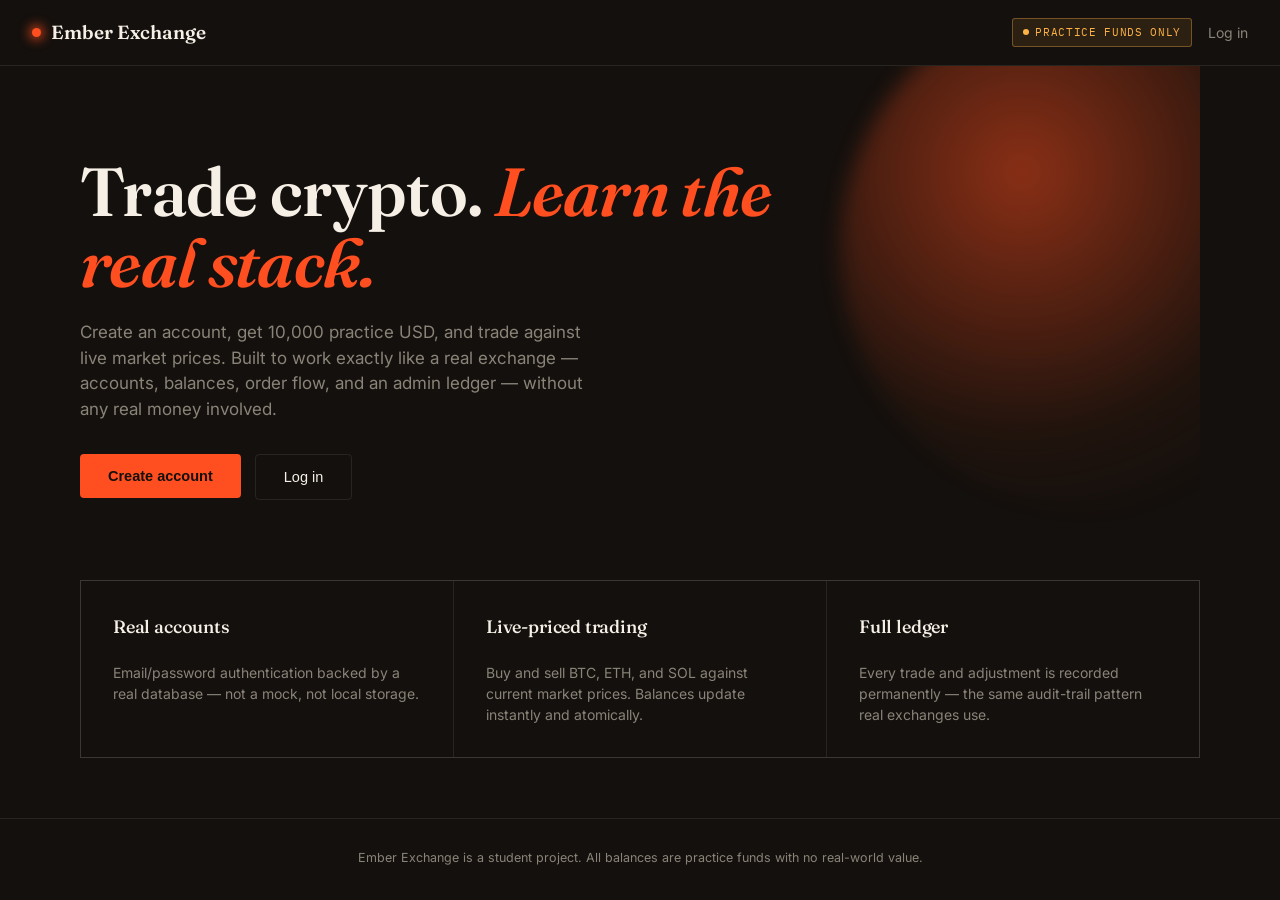
<file: index.html>
<!DOCTYPE html>
<html lang="en">
<head>
<meta charset="UTF-8">
<meta name="viewport" content="width=device-width, initial-scale=1.0">
<title>Ember Exchange — Practice Crypto Trading</title>
<link rel="preconnect" href="https://fonts.googleapis.com">
<link href="https://fonts.googleapis.com/css2?family=Fraunces:opsz,wght@9..144,400;9..144,500;9..144,600;9..144,700&family=Inter:wght@400;500;600&family=IBM+Plex+Mono:wght@400;500&display=swap" rel="stylesheet">
<link rel="stylesheet" href="style.css">
<style>
  .hero{padding:90px 0 60px; position:relative; overflow:hidden;}
  .ember-orb{
    position:absolute; width:520px; height:520px; border-radius:50%; top:-10%; right:-160px;
    background:radial-gradient(circle at 35% 35%, rgba(255,78,31,0.5), rgba(122,46,18,0.12) 55%, transparent 75%);
    filter:blur(10px); pointer-events:none;
  }
  .hero h1{font-size:clamp(38px,6vw,68px); line-height:1.05; max-width:760px; position:relative;}
  .hero h1 em{font-style:italic; color:var(--ember);}
  .hero p{font-size:17px; color:var(--ash2); max-width:520px; margin-top:22px; position:relative;}
  .hero-cta{display:flex; gap:14px; margin-top:32px; position:relative;}
  .hero-cta a{flex:0 0 auto;}
  .feature-grid{display:grid; grid-template-columns:repeat(3,1fr); gap:1px; background:var(--line); border:1px solid var(--line); margin-top:80px;}
  .feature{background:var(--bg); padding:32px;}
  .feature h3{font-size:18px; margin-bottom:10px; font-weight:500;}
  .feature p{color:var(--ash2); font-size:14px;}
</style>
</head>
<body>

<nav>
  <div class="brand"><span class="dot"></span>Ember Exchange</div>
  <div class="nav-right">
    <span class="practice-badge"><span class="dot"></span>Practice Funds Only</span>
    <a class="nav-link" href="login.html">Log in</a>
  </div>
</nav>

<div class="wrap hero">
  <div class="ember-orb"></div>
  <h1>Trade crypto. <em>Learn the real stack.</em></h1>
  <p>Create an account, get 10,000 practice USD, and trade against live market prices. Built to work exactly like a real exchange — accounts, balances, order flow, and an admin ledger — without any real money involved.</p>
  <div class="hero-cta">
    <a href="signup.html"><button class="btn-primary" style="width:auto; padding:14px 28px;">Create account</button></a>
    <a href="login.html"><button class="btn-secondary" style="width:auto; padding:14px 28px;">Log in</button></a>
  </div>

  <div class="feature-grid">
    <div class="feature">
      <h3>Real accounts</h3>
      <p>Email/password authentication backed by a real database — not a mock, not local storage.</p>
    </div>
    <div class="feature">
      <h3>Live-priced trading</h3>
      <p>Buy and sell BTC, ETH, and SOL against current market prices. Balances update instantly and atomically.</p>
    </div>
    <div class="feature">
      <h3>Full ledger</h3>
      <p>Every trade and adjustment is recorded permanently — the same audit-trail pattern real exchanges use.</p>
    </div>
  </div>
</div>

<footer>
  <div class="wrap">Ember Exchange is a student project. All balances are practice funds with no real-world value.</div>
</footer>

</body>
</html>
</file>
<file: style.css>
:root{
  --bg: #14100D;
  --bg-raised: #1C1712;
  --bg-card: #201A15;
  --ember: #FF4E1F;
  --ember-dim: #7A2E12;
  --gold: #FFB347;
  --ash2: #8A8378;
  --paper: #F5EFE6;
  --line: rgba(245,239,230,0.09);
  --green: #6FCF8E;
  --red: #E5654A;
}
*{margin:0;padding:0;box-sizing:border-box;}
body{
  background:var(--bg); color:var(--paper);
  font-family:'Inter',sans-serif; line-height:1.5; min-height:100vh;
}
h1,h2,h3{font-family:'Fraunces',serif; font-weight:600; letter-spacing:-0.01em;}
.mono{font-family:'IBM Plex Mono',monospace;}
a{color:inherit; text-decoration:none;}

/* Practice badge — honest label, styled like a normal platform mode-indicator */
.practice-badge{
  display:inline-flex; align-items:center; gap:6px;
  font-family:'IBM Plex Mono',monospace; font-size:11px; letter-spacing:0.06em; text-transform:uppercase;
  color:var(--gold); background:rgba(255,179,71,0.1); border:1px solid rgba(255,179,71,0.35);
  padding:5px 10px; border-radius:3px;
}
.practice-badge .dot{width:6px;height:6px;border-radius:50%;background:var(--gold);}

nav{
  display:flex; align-items:center; justify-content:space-between;
  padding:18px 32px; border-bottom:1px solid var(--line);
}
.brand{display:flex; align-items:center; gap:10px; font-family:'Fraunces',serif; font-weight:600; font-size:19px;}
.brand .dot{width:9px;height:9px;border-radius:50%;background:var(--ember); box-shadow:0 0 12px 2px var(--ember);}
.nav-right{display:flex; align-items:center; gap:16px;}
.nav-link{font-size:14px; color:var(--ash2);}
.nav-link:hover{color:var(--paper);}

.wrap{max-width:1120px; margin:0 auto; padding:0 32px;}
.page{padding:40px 0 80px;}

/* Cards */
.card{
  background:var(--bg-card); border:1px solid var(--line); border-radius:6px; padding:28px;
}
.card + .card{margin-top:20px;}
.grid-2{display:grid; grid-template-columns:1.3fr 1fr; gap:20px;}
.grid-3{display:grid; grid-template-columns:repeat(3,1fr); gap:20px;}

/* Forms */
.field{margin-bottom:18px;}
.field label{display:block; font-size:13px; color:var(--ash2); margin-bottom:7px;}
.field input, .field select{
  width:100%; background:var(--bg-raised); border:1px solid var(--line); color:var(--paper);
  padding:12px 14px; border-radius:4px; font-size:14.5px; font-family:'Inter',sans-serif;
}
.field input:focus, .field select:focus{outline:none; border-color:var(--ember);}

.btn-primary{
  background:var(--ember); color:#14100D; font-weight:600; font-size:14.5px;
  padding:13px 24px; border-radius:4px; border:none; cursor:pointer; width:100%;
  transition:transform .15s;
}
.btn-primary:hover{transform:translateY(-1px);}
.btn-primary:disabled{opacity:0.5; cursor:not-allowed; transform:none;}
.btn-secondary{
  padding:13px 24px; border-radius:4px; border:1px solid var(--line); font-size:14.5px;
  background:transparent; color:var(--paper); cursor:pointer; width:100%;
}
.btn-sell{background:var(--red); color:#14100D;}
.btn-buy{background:var(--green); color:#14100D;}

.tabs{display:flex; gap:8px; margin-bottom:20px;}
.tab{
  padding:9px 16px; border-radius:4px; font-size:13.5px; cursor:pointer;
  border:1px solid var(--line); color:var(--ash2);
}
.tab.active{border-color:var(--ember); color:var(--ember);}

.msg{font-size:13.5px; padding:10px 12px; border-radius:4px; margin-bottom:16px;}
.msg.error{background:rgba(229,101,74,0.12); color:var(--red); border:1px solid rgba(229,101,74,0.3);}
.msg.success{background:rgba(111,207,142,0.12); color:var(--green); border:1px solid rgba(111,207,142,0.3);}

/* Auth pages */
.auth-wrap{
  max-width:400px; margin:80px auto; padding:0 24px;
}
.auth-wrap h1{font-size:28px; margin-bottom:8px;}
.auth-wrap p.sub{color:var(--ash2); font-size:14.5px; margin-bottom:32px;}
.auth-switch{text-align:center; margin-top:20px; font-size:14px; color:var(--ash2);}
.auth-switch a{color:var(--ember);}

/* Dashboard */
.stat-label{font-size:12px; text-transform:uppercase; letter-spacing:0.08em; color:var(--ash2); margin-bottom:8px;}
.stat-value{font-family:'IBM Plex Mono',monospace; font-size:28px;}
.stat-sub{font-size:13px; color:var(--ash2); margin-top:6px;}

table{width:100%; border-collapse:collapse; font-size:14px;}
th{text-align:left; font-size:11.5px; text-transform:uppercase; letter-spacing:0.06em; color:var(--ash2); padding:10px 12px; border-bottom:1px solid var(--line);}
td{padding:12px; border-bottom:1px solid var(--line);}
tr:last-child td{border-bottom:none;}
.badge{font-size:11px; padding:3px 8px; border-radius:3px; text-transform:uppercase;}
.badge.buy, .badge.admin_credit, .badge.signup_bonus{background:rgba(111,207,142,0.15); color:var(--green);}
.badge.sell, .badge.admin_debit{background:rgba(229,101,74,0.15); color:var(--red);}

.holding-row{display:flex; justify-content:space-between; align-items:center; padding:14px 0; border-bottom:1px solid var(--line);}
.holding-row:last-child{border-bottom:none;}
.holding-left{display:flex; align-items:center; gap:12px;}
.asset-icon{
  width:34px; height:34px; border-radius:50%; display:flex; align-items:center; justify-content:center;
  font-family:'IBM Plex Mono',monospace; font-size:12px; font-weight:600; background:var(--bg-raised); border:1px solid var(--line);
}

footer{padding:30px 0; border-top:1px solid var(--line); color:var(--ash2); font-size:12.5px; text-align:center;}

@media(max-width:760px){
  .grid-2, .grid-3{grid-template-columns:1fr;}
}
</file>
